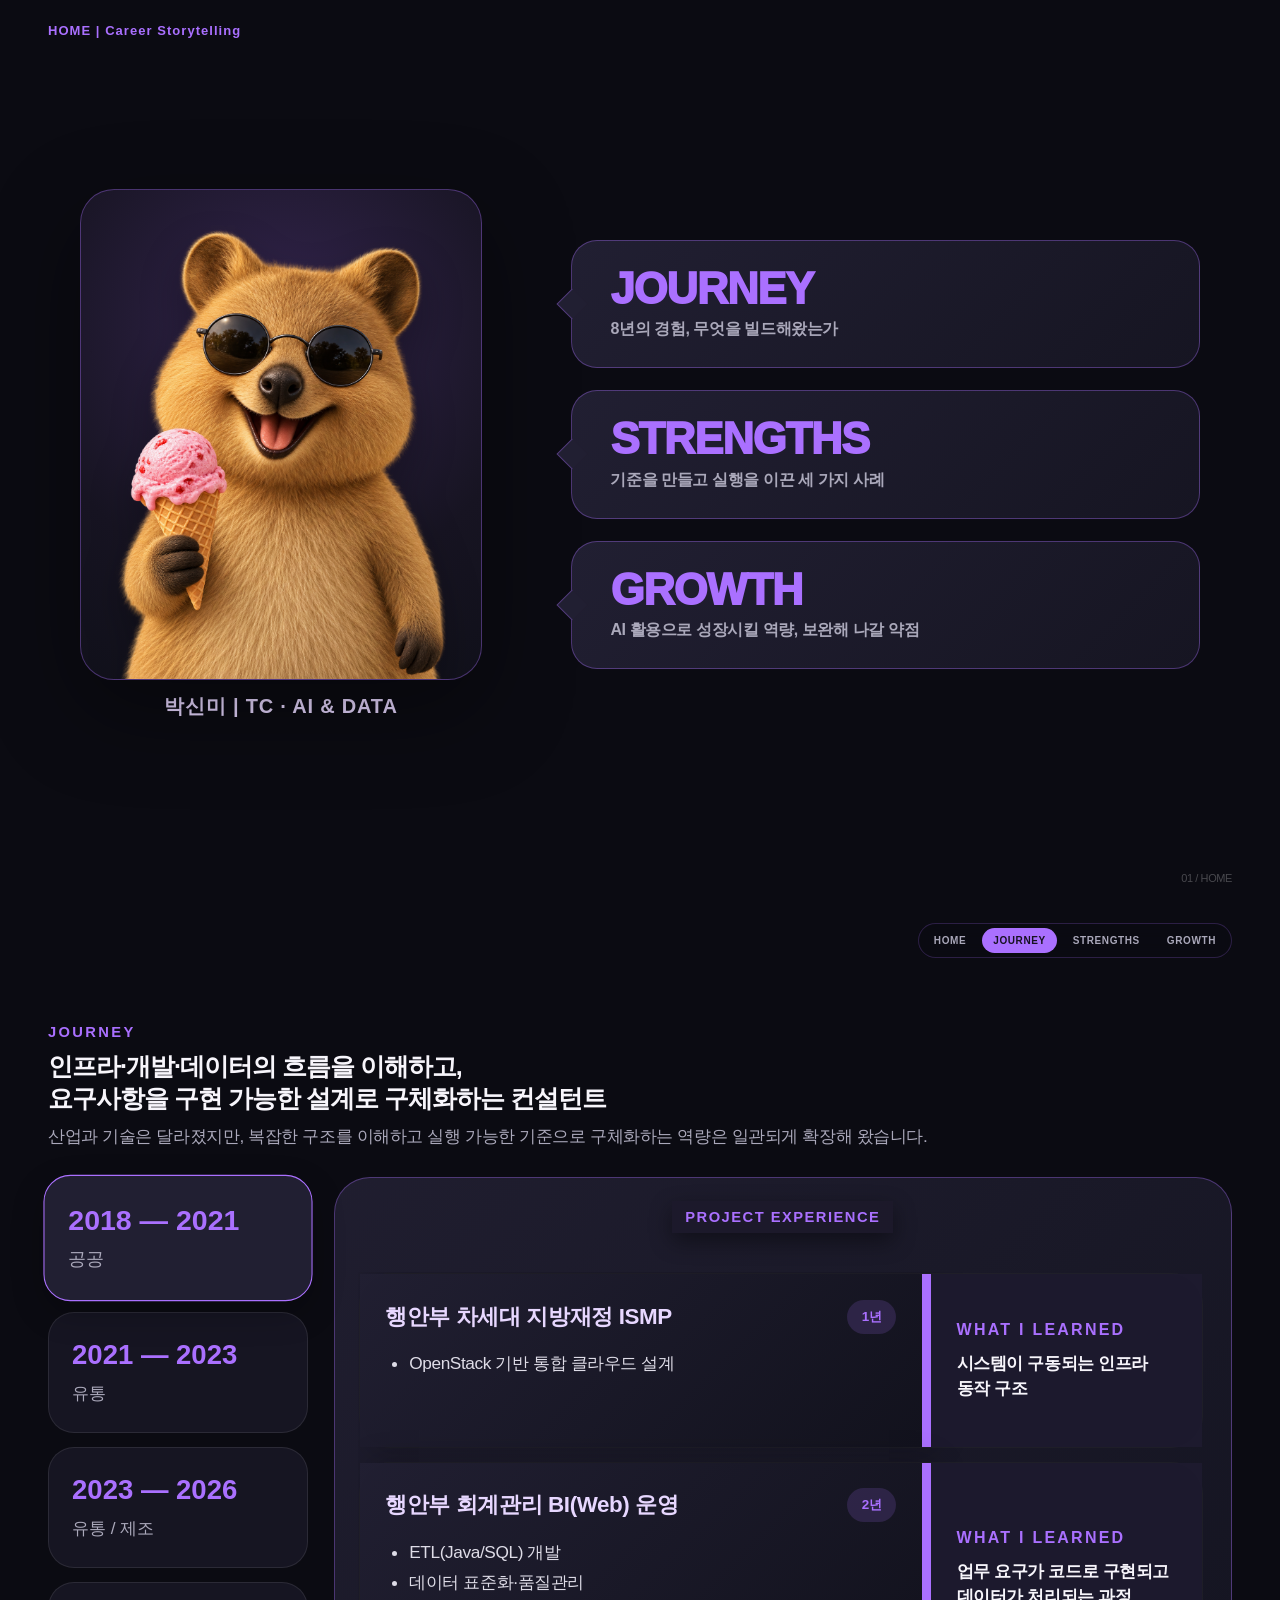
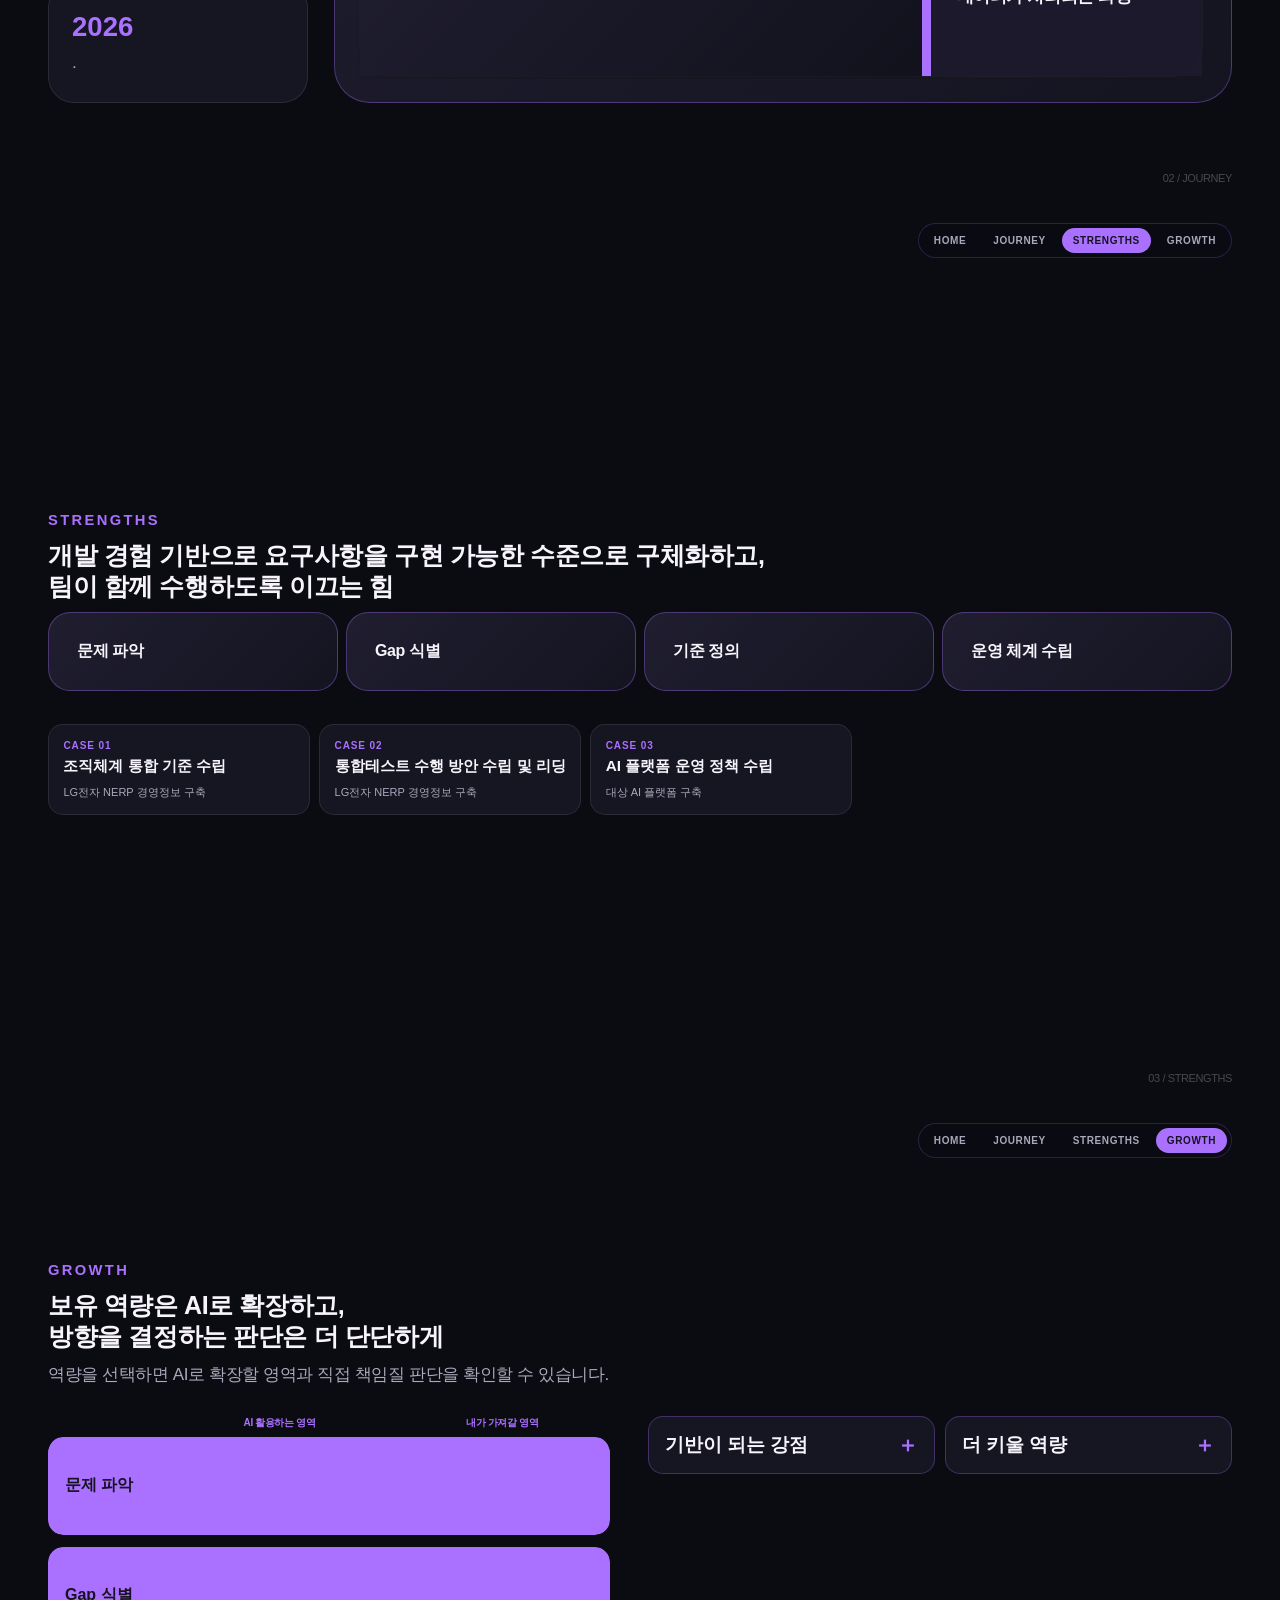
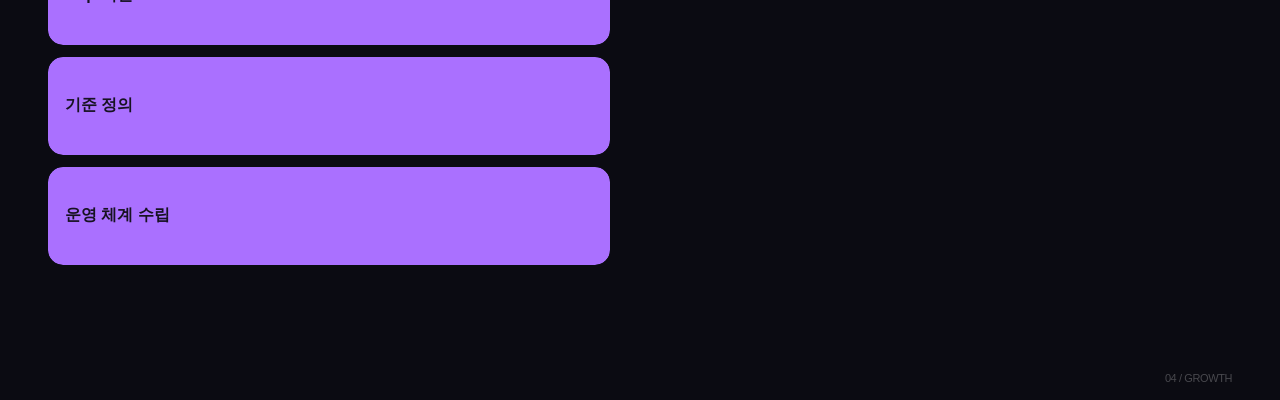
<file: index.html>
<!doctype html>
<html lang="ko">
<head>
  <meta charset="utf-8">
  <meta name="viewport" content="width=device-width,initial-scale=1">
  <meta http-equiv="refresh" content="0; url=./mycareer.html">
  <title>박신미 | Career Storytelling</title>
  <script>
    // GitHub Pages 루트로 접속하면 실제 포트폴리오 문서로 이동합니다.
    window.location.replace('./mycareer.html');
  </script>
</head>
<body>
  <p><a href="./mycareer.html">커리어 스토리텔링 페이지 열기</a></p>
</body>
</html>
</file>
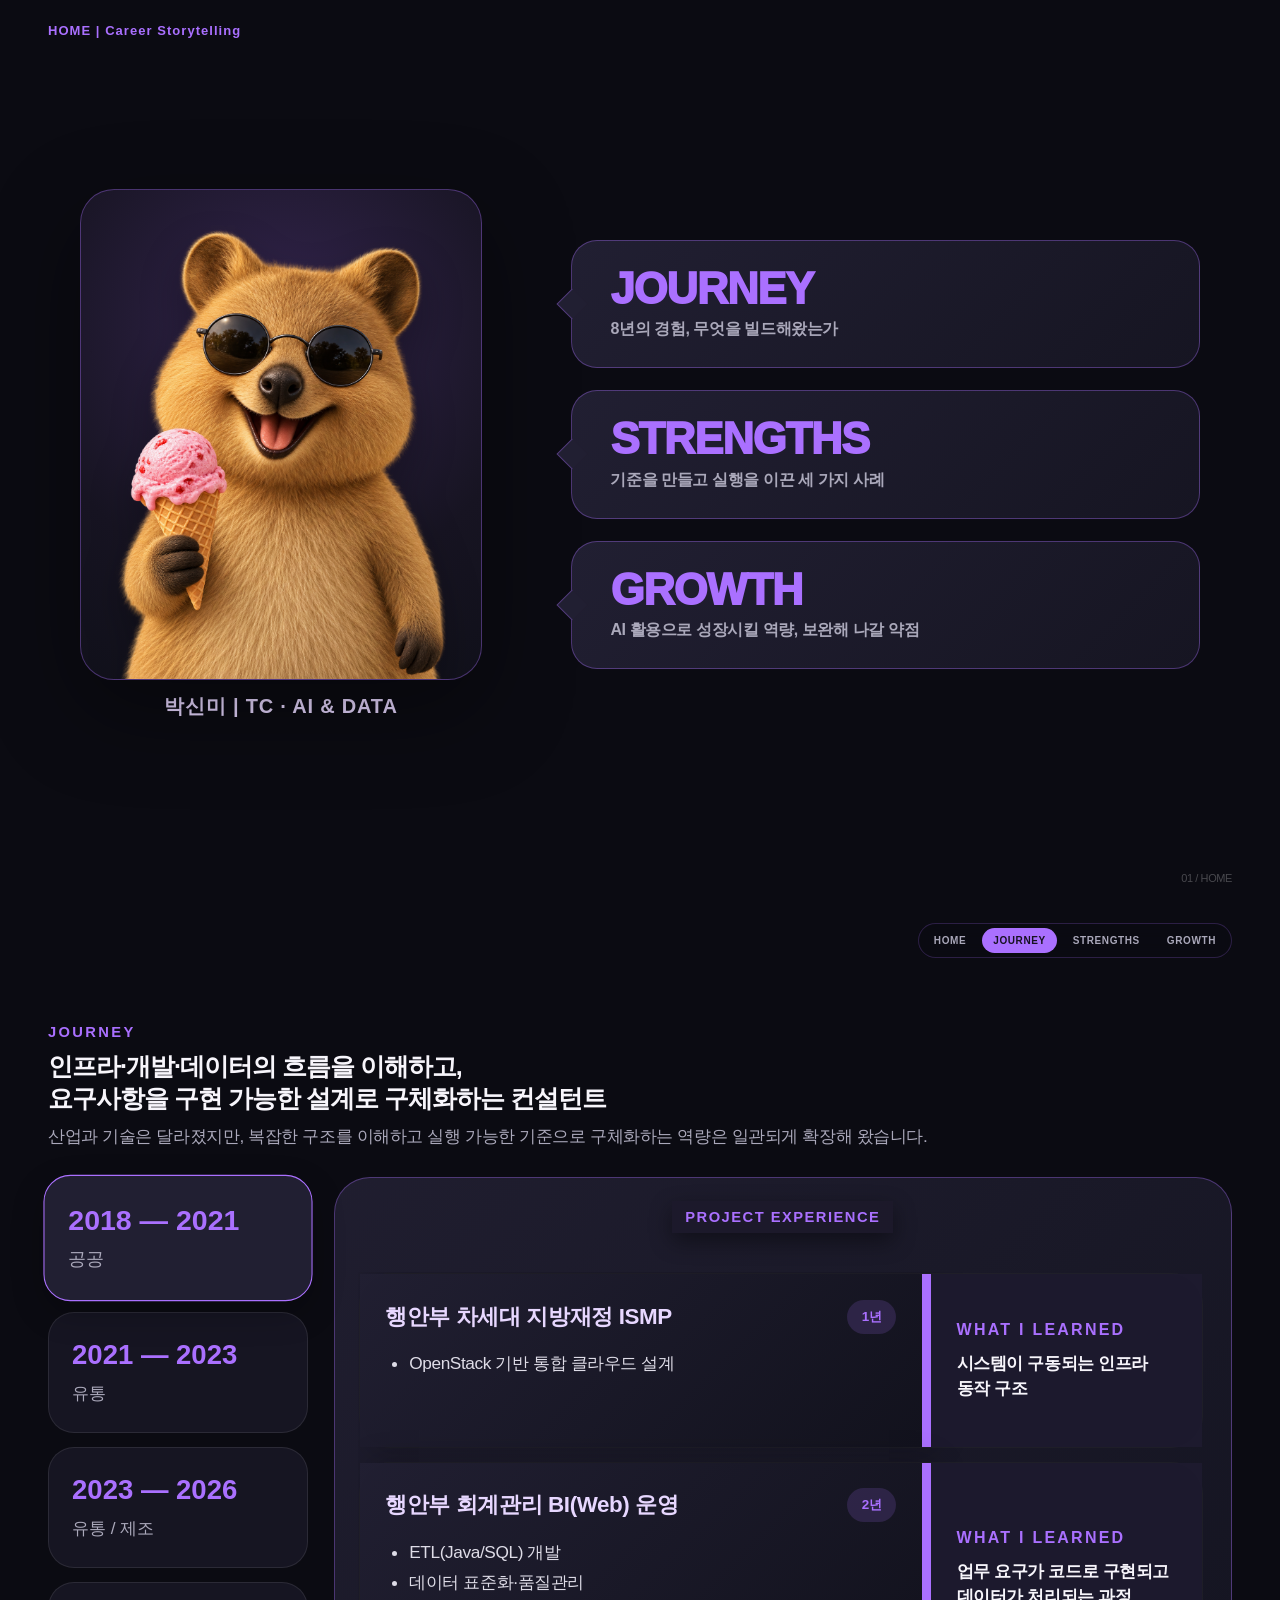
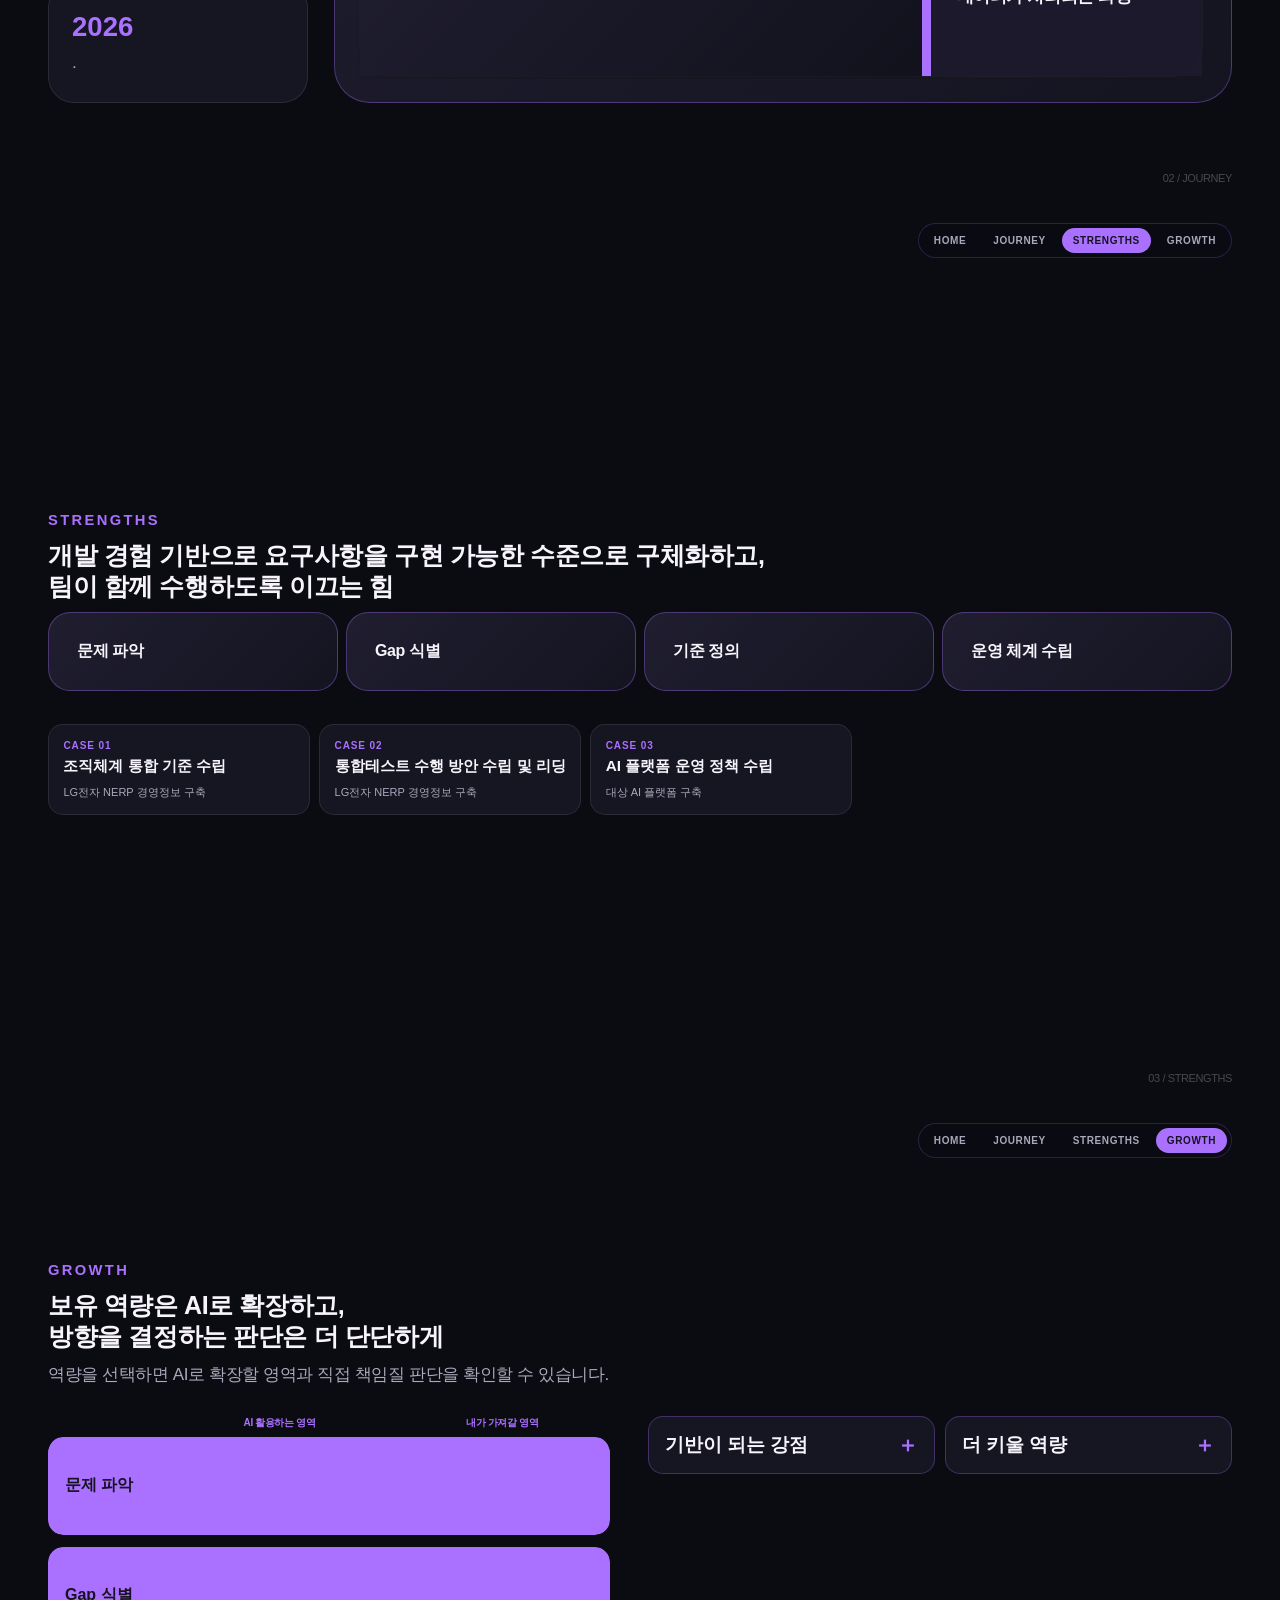
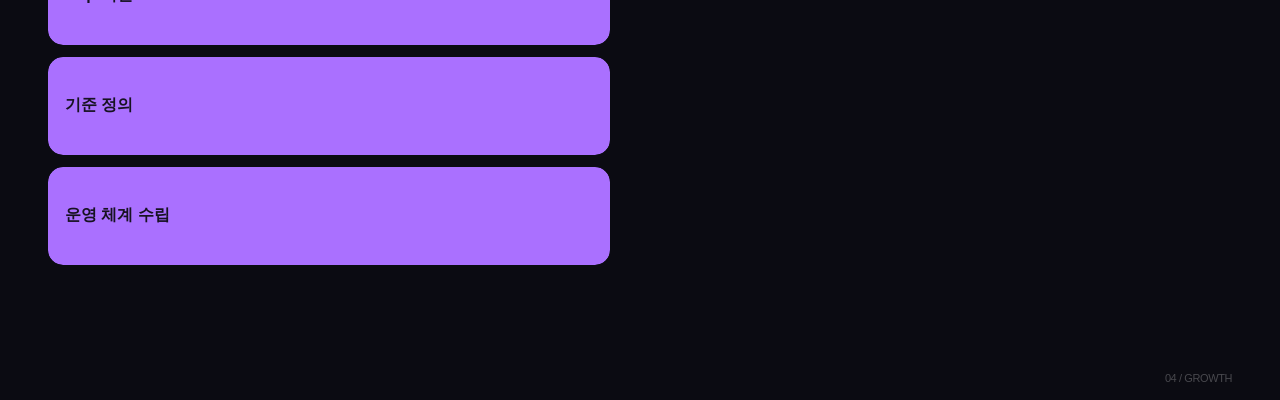
<file: mycareer.html>
<!doctype html>
<html lang="ko">
<head>
  <meta charset="utf-8">
  <meta name="viewport" content="width=device-width,initial-scale=1,viewport-fit=cover">
  <meta name="description" content="">
  <title>박신미 | Career Storytelling</title>
  <link rel="stylesheet" href="mycareer.css?v=20260920-11">
  <script type="module" src="mycareer/app.js?v=20260920-10"></script>
</head>
<body>
  <div class="progress" id="progress" aria-hidden="true"></div>
  <p class="load-status" id="loadStatus" role="status">콘텐츠를 불러오는 중입니다.</p>

  <main hidden>
    <section class="slide home-slide" id="home" aria-label="Career Storytelling Home">
      <p class="home-label" data-text="home.headerLabel"></p>
      <div class="slide-inner home-grid">
        <figure class="quokka-figure">
          <div class="quokka-card"><img id="quokkaImage" src="images/쿼카 이미지.png" alt=""></div>
          <figcaption data-text="home.imageCaption"></figcaption>
        </figure>
        <nav class="home-menu" id="homeMenu" aria-label="발표 목차"></nav>
      </div>
      <span class="page-no">01 / HOME</span>
    </section>

    <section class="slide" id="journey" aria-labelledby="journeyTitle">
      <nav class="section-nav" aria-label="발표 영역 이동"></nav>
      <div class="slide-inner">
        <header class="slide-head">
          <p class="eyebrow" data-text="journey.eyebrow"></p>
          <h2 id="journeyTitle" data-text="journey.title"></h2>
          <p class="lead" data-text="journey.description"></p>
        </header>
        <div class="journey-layout awaiting">
          <div class="select-list journey-list" id="journeyTabs" aria-label="경력 연도 선택"></div>
          <article class="detail-panel journey-detail" id="journeyDetail" aria-live="polite" hidden></article>
        </div>
      </div>
      <span class="page-no">02 / JOURNEY</span>
    </section>

    <section class="slide" id="strengths" aria-labelledby="strengthsTitle">
      <nav class="section-nav" aria-label="발표 영역 이동"></nav>
      <div class="slide-inner">
        <header class="slide-head compact-head">
          <p class="eyebrow" data-text="strengths.eyebrow"></p>
          <h2 id="strengthsTitle" data-text="strengths.title"></h2>
          <!-- <p class="lead" data-text="strengths.description"> -->
            <div class="case-steps">
            <div class="detail-panel case-detail"><b>문제 파악</b></div>
            <div class="detail-panel case-detail"><b>Gap 식별</b></div>
            <div class="detail-panel case-detail"><b>기준 정의</b></div>
            <div class="detail-panel case-detail"><b>운영 체계 수립</b></div>
            </div>
          <!-- </p> -->
        </header>
        <section class="method-strip" aria-label="네 가지 문제 해결 역량">
          <div id="methodSteps"></div>
        </section>
        <div class="strength-layout awaiting">
          <div class="select-list case-list" id="caseTabs" aria-label="강점 사례 선택"></div>
          <article class="detail-panel case-detail" id="caseDetail" aria-live="polite" hidden></article>
        </div>

      </div>
      <span class="page-no">03 / STRENGTHS</span>
    </section>

    <section class="slide" id="growth" aria-labelledby="growthTitle">
      <nav class="section-nav" aria-label="발표 영역 이동"></nav>
      <div class="slide-inner">
        <header class="slide-head compact-head">
          <p class="eyebrow" data-text="growth.eyebrow"></p>
          <h2 id="growthTitle" data-text="growth.title"></h2>
          <p class="lead" data-text="growth.description"></p>
        </header>
        <div class="growth-layout">
          <section class="growth-primary" aria-label="AI 활용 영역과 직접 책임질 판단">
            <div class="capability-column-labels" aria-hidden="true">
              <span></span><span>AI 활용하는 영역</span><span>내가 가져갈 영역</span>
            </div>
            <div class="capability-rows" id="capabilityRows"></div>
          </section>
          <section class="growth-secondary" aria-label="강점과 성장 역량">
            <div class="growth-secondary-tabs">
              <button class="growth-toggle" type="button" aria-expanded="false" aria-controls="foundationContent"><span data-text="growth.foundationTitle"></span><b>＋</b></button>
              <button class="growth-toggle" type="button" aria-expanded="false" aria-controls="priorityContent"><span data-text="growth.priorityTitle"></span><b>＋</b></button>
            </div>
            <div class="growth-secondary-content">
              <div class="accordion-content" id="foundationContent" hidden></div>
              <div class="accordion-content" id="priorityContent" hidden></div>
            </div>
          </section>
        </div>
      </div>
      <span class="page-no">04 / GROWTH</span>
    </section>
  </main>
  <noscript>이 페이지는 JavaScript를 활성화해야 표시됩니다.</noscript>
</body>
</html>
</file>
<file: mycareer.css>
/* 발표 화면: 각 section이 디바이스의 한 화면을 정확히 사용합니다. */
:root{--bg:#0b0b12;--surface:#161522;--surface-2:#211f32;--text:#f7f5fb;--muted:#aaa8ba;--accent:#aa70ff;--accent-soft:#e7d7ff;--line:rgba(170,112,255,.36);--max:1280px;--nav:54px}
*{box-sizing:border-box}html{scroll-behavior:smooth;scroll-snap-type:y mandatory}body{margin:0;background:var(--bg);color:var(--text);font-family:Pretendard,"Noto Sans KR","Apple SD Gothic Neo",sans-serif;letter-spacing:-.025em;overflow-x:hidden}button,a{font:inherit}button{color:inherit}a{color:inherit;text-decoration:none}.progress{position:fixed;z-index:100;inset:0 auto auto 0;height:3px;width:0;background:var(--accent)}.load-status{padding:30px}.slide{position:relative;height:100vh;height:100svh;min-height:520px;padding:clamp(52px,7vh,80px) clamp(20px,4vw,48px) clamp(30px,4vh,48px);display:flex;align-items:center;scroll-snap-align:start;scroll-snap-stop:always;overflow:hidden}.slide-inner{width:min(100%,var(--max));max-height:100%;margin:auto}.home-link{position:absolute;z-index:20;right:clamp(20px,4vw,48px);top:clamp(18px,3vh,30px);padding:9px 15px;border:1px solid var(--line);border-radius:99px;color:var(--accent-soft);font-size:12px;font-weight:900;letter-spacing:.1em;background:rgba(11,11,18,.75);backdrop-filter:blur(9px)}.home-link:hover,.home-link:focus-visible{background:var(--accent);color:#171222}.page-no{position:absolute;right:clamp(20px,4vw,48px);bottom:16px;color:rgba(255,255,255,.25);font-size:11px}.eyebrow{margin:0 0 10px;color:var(--accent);font-size:12px;font-weight:900;letter-spacing:.14em}h1,h2,h3,p{margin-top:0}h1{margin-bottom:16px;font-size:clamp(34px,5.1vw,70px);line-height:1.1}h2{margin-bottom:10px;font-size:clamp(25px,3.1vw,46px);line-height:1.16}.hl{color:var(--accent)}.lead{max-width:950px;margin-bottom:0;color:var(--muted);font-size:clamp(13px,1.35vw,17px);line-height:1.55}.slide-head{margin-bottom:clamp(18px,3vh,34px)}.compact-head{margin-bottom:clamp(10px,2vh,20px)}
/* HOME */.home-grid{display:grid;grid-template-columns:.82fr .76fr 1fr;align-items:center;gap:clamp(24px,4vw,62px)}.home-copy{align-self:center}.quokka-card{position:relative;width:100%;max-width:390px;aspect-ratio:.82;margin:0 auto;display:grid;place-items:end center;overflow:hidden;border:1px solid var(--line);border-radius:34px;background:radial-gradient(circle at 50% 28%,#33244d,#171422 64%,#11111b);box-shadow:0 30px 90px rgba(0,0,0,.38)}.quokka-card img{width:108%;height:100%;object-fit:contain;object-position:center bottom;filter:drop-shadow(0 20px 20px rgba(0,0,0,.3))}.quokka-card figcaption{position:absolute;bottom:16px;padding:7px 13px;border-radius:99px;background:rgba(11,11,18,.72);font-size:11px;font-weight:800;backdrop-filter:blur(8px)}.home-menu{display:grid;gap:14px}.home-menu a{padding:18px 22px;border:1px solid var(--line);border-radius:20px;background:linear-gradient(135deg,var(--surface-2),var(--surface));transition:.22s}.home-menu a:hover,.home-menu a:focus-visible{transform:translateX(-7px);border-color:var(--accent)}.home-menu small{display:block;margin-bottom:6px;color:var(--accent);font-size:10px;font-weight:900;letter-spacing:.12em}.home-menu strong{font-size:clamp(16px,1.6vw,22px);line-height:1.35}
/* 선택형 공통 */.journey-layout,.strength-layout{display:grid;grid-template-columns:minmax(235px,.58fr) 1.42fr;gap:clamp(16px,2vw,28px);min-height:0}.select-list{display:grid;gap:9px}.select-list button,.capability-tabs button{width:100%;border:1px solid rgba(255,255,255,.09);border-radius:15px;background:var(--surface);text-align:left;cursor:pointer;transition:.2s}.select-list button:hover,.select-list button.active,.capability-tabs button:hover,.capability-tabs button.active{border-color:var(--accent);background:var(--surface-2)}.detail-panel{min-height:0;border:1px solid var(--line);border-radius:22px;background:linear-gradient(135deg,rgba(32,30,48,.98),rgba(21,21,34,.98));animation:reveal .28s ease}
/* JOURNEY */.journey-list{grid-template-rows:repeat(4,1fr)}.journey-list button{padding:clamp(12px,2vh,21px)}.journey-list button.active{transform:scale(1.035);box-shadow:0 12px 32px rgba(0,0,0,.24)}.journey-list b{display:block;color:var(--accent);font-size:clamp(16px,2vw,24px)}.journey-list span{display:block;margin-top:3px;color:var(--muted);font-size:12px}.journey-detail{padding:clamp(18px,3vw,34px);display:grid;grid-template-columns:1fr .72fr;gap:24px;align-items:center}.detail-kicker{margin-bottom:8px;color:var(--accent);font-size:11px;font-weight:900;letter-spacing:.1em}.journey-detail h3{font-size:clamp(20px,2.2vw,30px)}.project-list{margin:0;padding-left:20px}.project-list li{margin:8px 0;color:#dedce7;font-size:clamp(13px,1.25vw,16px);line-height:1.45}.insight-card{padding:22px;border-radius:18px;background:rgba(11,11,18,.55)}.insight-card h4{margin:0 0 9px;color:var(--accent);font-size:12px}.insight-card p{margin:0;font-size:clamp(15px,1.55vw,20px);line-height:1.55}
/* STRENGTHS */.method-strip{display:grid;grid-template-columns:minmax(230px,.75fr) 1.6fr;align-items:center;gap:18px;margin-bottom:clamp(10px,1.7vh,18px);padding:11px 16px;border-radius:16px;background:var(--surface)}.method-strip h3{margin:0;font-size:clamp(13px,1.2vw,16px)}.method-strip>div{display:grid;grid-template-columns:repeat(4,1fr);gap:7px}.method-step{padding:8px;text-align:center;border-radius:10px;background:rgba(11,11,18,.55);font-size:11px}.method-step b{color:var(--accent);margin-right:5px}.case-list{grid-template-rows:repeat(3,1fr)}.case-list button{padding:clamp(11px,1.6vh,17px)}.case-list small{display:block;color:var(--accent);font-size:10px;font-weight:900;letter-spacing:.09em}.case-list b{display:block;margin:5px 0;font-size:clamp(13px,1.2vw,16px)}.case-list span{color:var(--muted);font-size:11px}.case-detail{padding:clamp(16px,2.4vw,28px)}.case-title-row{display:flex;align-items:start;justify-content:space-between;gap:16px}.case-title-row h3{margin:3px 0 14px;font-size:clamp(18px,1.8vw,25px)}.chip{padding:7px 11px;border-radius:99px;background:rgba(170,112,255,.15);color:var(--accent-soft);font-size:10px;font-weight:850;white-space:nowrap}.case-steps{display:grid;grid-template-columns:repeat(4,1fr);gap:8px}.case-step{padding:clamp(10px,1.3vw,16px);border-radius:13px;background:rgba(11,11,18,.52)}.case-step b{display:block;margin-bottom:8px;color:var(--accent);font-size:11px}.case-step p{margin:0;font-size:clamp(11px,1vw,13px);line-height:1.5}.closing{margin:clamp(8px,1.4vh,15px) 0 0;color:var(--accent-soft);font-size:clamp(13px,1.25vw,17px);font-weight:850;text-align:center}
/* GROWTH */.growth-layout{display:grid;grid-template-columns:1.4fr .9fr;gap:clamp(16px,2vw,26px)}.capability-tabs{display:grid;grid-template-columns:repeat(4,1fr);gap:8px;margin-bottom:12px}.capability-tabs button{padding:12px 8px;text-align:center;color:var(--muted);font-size:12px;font-weight:850}.capability-tabs button.active{color:var(--text)}.growth-detail{display:grid;grid-template-columns:1fr 1fr;gap:12px}.judgment-card{min-height:clamp(145px,23vh,220px);padding:clamp(17px,2.2vw,26px);border-radius:20px;background:var(--surface)}.judgment-card.human{background:var(--surface-2);border-top:3px solid var(--accent)}.judgment-card small{color:var(--accent);font-size:10px;font-weight:900;letter-spacing:.1em}.judgment-card h3{margin:16px 0 0;font-size:clamp(17px,2vw,25px);line-height:1.45}.growth-secondary{display:grid;gap:12px}.accordion-panel{border:1px solid rgba(255,255,255,.09);border-radius:18px;background:var(--surface);overflow:hidden}.accordion-trigger{width:100%;padding:17px 20px;display:flex;justify-content:space-between;border:0;background:transparent;font-weight:850;cursor:pointer;text-align:left}.accordion-trigger b{color:var(--accent)}.accordion-content{padding:0 14px 14px;display:grid;gap:7px}.accordion-content[hidden]{display:none}.mini-item{padding:11px 13px;border-radius:12px;background:rgba(11,11,18,.52)}.mini-item small{color:var(--accent);font-size:9px;font-weight:900}.mini-item b{display:block;margin:4px 0;font-size:12px}.mini-item p{margin:0;color:var(--muted);font-size:11px;line-height:1.4}
button:focus-visible,a:focus-visible{outline:3px solid var(--accent);outline-offset:3px}@keyframes reveal{from{opacity:.35;transform:translateY(7px)}to{opacity:1;transform:none}}
/* 낮은 노트북·태블릿에서는 글자와 여백을 줄여 한 화면을 유지합니다. */
@media(max-height:720px) and (min-width:761px){.slide{padding-top:46px;padding-bottom:26px}.slide-head{margin-bottom:12px}.lead{font-size:12px}.home-grid{grid-template-columns:.8fr .62fr 1fr}.quokka-card{max-width:290px}.method-strip{margin-bottom:8px;padding:8px 13px}.journey-list button{padding:10px}.case-list button{padding:9px}.case-detail{padding:16px}.case-step{padding:10px}.closing{margin-top:7px}.judgment-card{min-height:138px}.accordion-trigger{padding:12px 16px}.mini-item{padding:8px 11px}}
/* 모바일은 세로 한 화면 안에서 선택 버튼과 상세 내용이 위아래로 배치됩니다. */
@media(max-width:760px){html{scroll-snap-type:y proximity}.slide{padding:54px 16px 28px;min-height:560px}.home-grid{grid-template-columns:1fr 1fr;grid-template-rows:auto 1fr;gap:14px}.home-copy{grid-column:1/-1}.home-copy .lead{display:none}.quokka-card{max-height:48vh;border-radius:22px}.home-menu{gap:8px}.home-menu a{padding:12px}.home-menu strong{font-size:13px}.journey-layout,.strength-layout,.growth-layout{grid-template-columns:1fr}.select-list{display:flex;overflow-x:auto;scrollbar-width:none}.select-list button{flex:0 0 42%;padding:10px}.journey-detail{grid-template-columns:1fr;padding:16px;gap:12px}.journey-detail h3{margin-bottom:8px}.project-list li{margin:4px 0;font-size:11px}.insight-card{padding:12px}.insight-card p{font-size:12px}.method-strip{grid-template-columns:1fr;padding:9px;margin-bottom:8px;gap:7px}.method-strip h3{font-size:11px}.method-step{padding:6px;font-size:9px}.strength-layout{gap:8px}.case-list button{flex-basis:62%}.case-detail{padding:13px}.case-title-row h3{margin-bottom:8px}.case-steps{grid-template-columns:1fr 1fr}.case-step{padding:8px}.case-step b{margin-bottom:4px}.case-step p{font-size:9px}.closing{font-size:11px;margin-top:7px}.compact-head{margin-bottom:8px}.compact-head .lead{display:none}.growth-layout{gap:10px}.capability-tabs{gap:5px}.capability-tabs button{padding:9px 4px;font-size:10px}.judgment-card{min-height:110px;padding:14px}.judgment-card h3{margin-top:9px;font-size:14px}.growth-secondary{grid-template-columns:1fr 1fr;gap:7px}.accordion-trigger{padding:11px;font-size:11px}.accordion-content{position:absolute;z-index:10;left:16px;right:16px;padding:12px;background:var(--surface-2);border-radius:14px;box-shadow:0 18px 50px rgba(0,0,0,.5)}.mini-item{padding:8px}.home-link{top:13px;right:16px;padding:7px 11px}.page-no{display:none}}
@media(max-width:420px){h1{font-size:30px}h2{font-size:22px}.home-grid{grid-template-columns:.85fr 1fr}.quokka-card{max-height:43vh}.home-menu strong{font-size:11px}.slide-head{margin-bottom:12px}.journey-list button{flex-basis:48%}.method-strip>div{gap:3px}.method-step b{display:block}.case-list button{flex-basis:72%}}
@media(prefers-reduced-motion:reduce){html{scroll-behavior:auto}*,*::before,*::after{animation:none!important;transition:none!important}}
@media print{html{scroll-snap-type:none}.progress,.home-link{display:none}.slide{height:auto;min-height:100vh;page-break-after:always;overflow:visible}}

/* 발표 전에는 선택지만 넓게 보여주고, 클릭 후 상세 패널이 같은 화면에 나타납니다. */
.journey-layout.awaiting,.strength-layout.awaiting{grid-template-columns:1fr}
.journey-layout.awaiting .select-list,.strength-layout.awaiting .select-list{display:grid;grid-template-columns:repeat(4,1fr);grid-template-rows:1fr}
.strength-layout.awaiting .select-list{grid-template-columns:repeat(3,1fr)}
[hidden]{display:none!important}
@media(max-width:760px){.journey-layout.awaiting .select-list,.strength-layout.awaiting .select-list{display:flex}.journey-layout.awaiting .select-list button{flex-basis:48%}.strength-layout.awaiting .select-list button{flex-basis:72%}}

/* HOME 개편: 쿼카와 쿼카가 말하는 세 개의 발표 주제만 보여줍니다. */
.home-slide{padding-top:clamp(36px,5vh,58px)}
.home-grid{grid-template-columns:minmax(260px,.78fr) minmax(360px,1.22fr);gap:clamp(42px,7vw,100px);max-width:1120px}
.quokka-figure{width:100%;max-width:430px;margin:0 auto;text-align:center}
.quokka-card{max-width:none}
.quokka-figure figcaption{display:block;margin-top:13px;color:var(--accent-soft);font-size:13px;font-weight:850;letter-spacing:.04em}
.home-menu{gap:clamp(14px,2.4vh,24px)}
.home-menu a{position:relative;padding:clamp(21px,3vh,32px) clamp(24px,3vw,38px);border-radius:26px}
.home-menu a::before{content:"";position:absolute;left:-11px;top:50%;width:21px;height:21px;transform:translateY(-50%) rotate(45deg);border-left:1px solid var(--line);border-bottom:1px solid var(--line);background:var(--surface-2)}
.home-menu a:hover::before,.home-menu a:focus-visible::before{border-color:var(--accent)}
.home-menu small{margin:0 0 7px;color:var(--accent);font-size:clamp(25px,3.4vw,46px);line-height:1;font-weight:950;letter-spacing:-.025em}
.home-menu strong{color:var(--muted);font-size:clamp(12px,1.25vw,16px);font-weight:650;line-height:1.4}

/* 모든 하위 화면에서 전체 발표 영역으로 바로 이동합니다. */
.section-nav{position:absolute;z-index:20;right:clamp(20px,4vw,48px);top:clamp(16px,2.5vh,26px);display:flex;gap:5px;padding:4px;border:1px solid rgba(170,112,255,.22);border-radius:99px;background:rgba(11,11,18,.78);backdrop-filter:blur(10px)}
.section-nav a{padding:7px 11px;border-radius:99px;color:var(--muted);font-size:10px;font-weight:900;letter-spacing:.06em}
.section-nav a:hover,.section-nav a:focus-visible,.section-nav a.active{color:#171222;background:var(--accent)}

@media(max-height:720px) and (min-width:761px){.home-grid{grid-template-columns:minmax(220px,.65fr) 1.35fr}.quokka-figure{max-width:300px}.home-menu a{padding:16px 28px}.home-menu small{font-size:28px}}
@media(max-width:760px){.home-grid{grid-template-columns:minmax(130px,.82fr) 1.18fr;grid-template-rows:1fr;gap:20px}.quokka-card{max-height:66vh}.quokka-figure figcaption{font-size:10px;margin-top:8px}.home-menu{gap:8px}.home-menu a{padding:15px 14px;border-radius:17px}.home-menu a::before{left:-8px;width:15px;height:15px}.home-menu small{font-size:clamp(19px,6vw,30px);margin-bottom:4px}.home-menu strong{font-size:10px}.section-nav{right:12px;top:10px;gap:1px}.section-nav a{padding:6px 7px;font-size:8px}}
@media(max-width:420px){.home-grid{grid-template-columns:.82fr 1.18fr;gap:14px}.home-menu small{font-size:18px}.home-menu strong{font-size:9px}.home-menu a{padding:13px 11px}}

/* STRENGTHS 상단: 제목 대신 네 가지 문제 해결 역량을 동일한 비중의 박스로 강조합니다. */
.method-strip{display:block;padding:0;background:transparent}
.method-strip>div{display:grid;grid-template-columns:repeat(4,1fr);gap:10px}
.method-step{position:relative;min-height:58px;padding:13px 12px;display:flex;align-items:center;justify-content:center;border:1px solid rgba(170,112,255,.24);border-radius:14px;background:linear-gradient(135deg,var(--surface-2),var(--surface));font-size:clamp(12px,1.15vw,15px);font-weight:850}
.method-step:not(:last-child)::after{content:"→";position:absolute;z-index:2;right:-10px;color:var(--accent);font-size:14px}
.method-step b{margin-right:8px;font-size:10px;letter-spacing:.08em}
@media(max-height:720px) and (min-width:761px){.method-step{min-height:45px;padding:9px}}
@media(max-width:760px){.method-strip>div{gap:5px}.method-step{min-height:43px;padding:7px 4px;flex-direction:column;font-size:9px}.method-step b{margin:0 0 2px}.method-step:not(:last-child)::after{right:-6px;font-size:10px}}

/* JOURNEY 프로젝트 카드: 같은 연도의 프로젝트를 이름·수행 내용·경험별로 분리합니다. */
.journey-detail{display:block;padding:clamp(16px,2.2vw,28px)}
.journey-detail-head{display:flex;align-items:baseline;justify-content:space-between;gap:16px;margin-bottom:12px}
.journey-detail-head .detail-kicker{margin:0}
.project-cards{display:grid;grid-template-columns:repeat(2,minmax(0,1fr));gap:11px}
.project-card{min-width:0;padding:clamp(13px,1.6vw,19px);border-radius:16px;background:rgba(11,11,18,.54)}
.project-card-head{display:flex;align-items:start;justify-content:space-between;gap:10px;margin-bottom:8px}
.project-card-head h4{margin:0;color:var(--accent-soft);font-size:clamp(13px,1.2vw,16px);line-height:1.35}
.project-card-head span{flex:0 0 auto;padding:4px 7px;border-radius:99px;background:rgba(170,112,255,.15);color:var(--accent);font-size:9px;font-weight:850}
.project-card .project-list{margin-bottom:10px}
.project-card .project-list li{margin:4px 0;font-size:clamp(14px,.95vw,13px);line-height:1.4}
.project-insight{padding:9px 11px;border-left:3px solid var(--accent);background:rgba(170,112,255,.08)}
.project-insight b{display:block;margin-bottom:3px;color:var(--accent);font-size:8px;letter-spacing:.08em}
.project-insight p{margin:0;font-size:clamp(10px,.9vw,12px);line-height:1.4}
@media(max-height:720px) and (min-width:761px){.journey-detail{padding:14px}.project-card{padding:11px}.project-card .project-list li{font-size:10px}.project-insight{padding:7px 9px}}
@media(max-width:760px){.journey-detail-head{margin-bottom:7px}.journey-detail-head h3{font-size:13px}.project-cards{gap:7px}.project-card{padding:9px}.project-card-head{display:block}.project-card-head h4{font-size:10px}.project-card-head span{display:inline-block;margin-top:4px}.project-card .project-list{padding-left:13px;margin-bottom:6px}.project-card .project-list li{font-size:8px}.project-insight{padding:6px}.project-insight p{font-size:8px}}

/* JOURNEY 참고 레이아웃: 프로젝트는 위아래, 카드 내부 정보는 왼쪽과 오른쪽으로 구분합니다. */
.journey-detail{display:flex;flex-direction:column;padding:clamp(14px,2vw,24px)}
.journey-detail-head{flex:0 0 auto;margin-bottom:10px}
.project-cards{flex:1;min-height:0;display:flex;flex-direction:column;gap:9px}
.project-card{flex:var(--duration-weight,1) 1 0;min-height:80px;padding:0;display:grid;grid-template-columns:minmax(0,1fr) minmax(230px,1.05fr);gap:0;overflow:hidden;border:1px solid rgba(255,255,255,.06);border-radius:18px;background:rgba(11,11,18,.5)}
.project-main{min-width:0;padding:clamp(12px,1.5vw,19px);display:flex;flex-direction:column;justify-content:flex-start;background:linear-gradient(135deg,rgba(33,31,50,.96),rgba(18,18,29,.96));box-shadow:10px 0 24px rgba(0,0,0,.18)}
.project-card-head{display:flex;align-items:center;justify-content:space-between;gap:12px;margin:0 0 7px}
.project-card-head h4{margin:0;color:var(--accent-soft);font-size:clamp(12px,1.25vw,17px);line-height:1.3}
.project-card-head span{flex:0 0 auto;padding:5px 9px;border-radius:99px;background:rgba(170,112,255,.16);color:var(--accent);font-size:10px;font-weight:900}
.project-card .project-list{margin:0;padding-left:17px}
.project-card .project-list li{margin:3px 0;font-size:clamp(14px,.88vw,12px);line-height:1.35}
.project-insight{min-width:0;margin:0;padding:clamp(12px,1.6vw,20px);display:flex;flex-direction:column;justify-content:center;border:0;border-left:5px solid var(--accent);background:rgba(30,27,47,.92)}
.project-insight b{display:block;margin-bottom:8px;color:var(--accent);font-size:10px;letter-spacing:.12em}
.project-insight p{margin:0;font-size:clamp(11px,1.1vw,15px);font-weight:700;line-height:1.45}
@media(max-height:720px) and (min-width:761px){.journey-detail{padding:12px}.project-cards{gap:6px}.project-card{min-height:64px}.project-main,.project-insight{padding:9px 12px}.project-card-head{margin-bottom:3px}.project-card .project-list li{margin:1px 0;font-size:9px}.project-insight b{margin-bottom:4px}}
@media(max-width:760px){.journey-detail{padding:10px}.journey-detail-head{margin-bottom:6px}.project-cards{gap:5px}.project-card{min-height:74px;grid-template-columns:minmax(0,1.15fr) minmax(115px,.85fr);border-radius:11px}.project-main,.project-insight{padding:8px}.project-card-head{display:flex;margin-bottom:3px}.project-card-head h4{font-size:9px}.project-card-head span{margin:0;padding:3px 5px;font-size:7px}.project-card .project-list{padding-left:11px}.project-card .project-list li{margin:1px 0;font-size:7px}.project-insight{border-left-width:3px}.project-insight b{margin-bottom:3px;font-size:6px}.project-insight p{font-size:8px}}

/* JOURNEY 정보 비중 조정: 연도는 간결하게, 프로젝트 수행 경험은 더 크게 보여줍니다. */
.journey-layout{grid-template-columns:minmax(170px,.38fr) minmax(0,1.62fr);gap:clamp(14px,1.7vw,22px)}
.project-card{grid-template-columns:minmax(0,1.55fr) minmax(190px,.65fr)}
.project-card-head h4{font-size:clamp(15px,1.45vw,20px)}
.project-card .project-list li{font-size:clamp(11px,1.08vw,15px);line-height:1.45}
.project-insight{padding-inline:clamp(11px,1.25vw,17px)}
.project-insight p{font-size:clamp(10px,.95vw,13px)}
@media(max-height:720px) and (min-width:761px){.journey-layout{grid-template-columns:minmax(155px,.34fr) minmax(0,1.66fr)}.project-card{grid-template-columns:minmax(0,1.6fr) minmax(175px,.6fr)}.project-card-head h4{font-size:13px}.project-card .project-list li{font-size:10px}.project-insight p{font-size:9px}}
@media(max-width:760px){.journey-layout{grid-template-columns:1fr}.project-card{grid-template-columns:minmax(0,1.45fr) minmax(105px,.55fr)}.project-card-head h4{font-size:10px}.project-card .project-list li{font-size:8px}.project-insight p{font-size:7px}}

/* JOURNEY 확대 레이아웃: 1600×800 발표 화면의 정보 크기와 비율을 기준으로 합니다. */
#journey .slide-inner{width:min(100%,1540px)}
#journey .slide-head{margin-bottom:clamp(20px,3vh,30px)}
#journey .eyebrow{font-size:clamp(14px,1.15vw,19px);letter-spacing:.16em}
#journey .slide-head h2{font-size:clamp(30px,3.5vw,56px);line-height:1.16;letter-spacing:-.04em}
#journey .slide-head .lead{font-size:clamp(16px,1.35vw,21px);line-height:1.5}
#journey .journey-layout{grid-template-columns:minmax(260px,.48fr) minmax(0,1.86fr);gap:clamp(20px,2vw,30px)}
#journey .journey-list{gap:clamp(10px,1.5vh,17px)}
#journey .journey-list button{min-height:clamp(88px,13.5vh,124px);padding:clamp(16px,2.4vh,25px) clamp(18px,1.8vw,27px);border-radius:26px}
#journey .journey-list b{font-size:clamp(23px,2.15vw,35px);line-height:1.1}
#journey .journey-list span{margin-top:10px;font-size:clamp(14px,1.35vw,21px)}
#journey .journey-detail{padding:clamp(16px,1.8vw,27px);border-radius:36px}
#journey .journey-detail-head{margin-bottom:clamp(12px,1.7vh,18px);padding:0 4px}
#journey .journey-detail-head .detail-kicker{padding:8px 13px;background:rgba(28,25,43,.94);box-shadow:0 8px 22px rgba(0,0,0,.42);font-size:clamp(12px,1.15vw,18px)}
#journey .project-cards{gap:clamp(10px,1.5vh,17px)}
#journey .project-card{min-height:clamp(126px,18vh,190px);grid-template-columns:minmax(0,1.55fr) minmax(280px,.72fr);border-radius:32px}
#journey .project-main{padding:clamp(19px,2vw,30px);box-shadow:12px 0 30px rgba(0,0,0,.24)}
#journey .project-card-head{margin-bottom:clamp(9px,1.3vh,15px)}
#journey .project-card-head h4{font-size:clamp(19px,1.75vw,28px);line-height:1.25}
#journey .project-card-head span{padding:8px 15px;font-size:clamp(12px,1.05vw,17px)}
#journey .project-card .project-list{padding-left:24px}
#journey .project-card .project-list li{margin:6px 0;font-size:clamp(15px,1.35vw,21px);line-height:1.4}
#journey .project-insight{padding:clamp(19px,2vw,30px);border-left-width:9px}
#journey .project-insight b{margin-bottom:12px;font-size:clamp(13px,1.25vw,19px);letter-spacing:.14em}
#journey .project-insight p{font-size:clamp(15px,1.35vw,21px);line-height:1.45}

/* 화면 높이가 작은 노트북에서는 확대 비율을 낮춰 한 슬라이드 안에 유지합니다. */
@media(max-height:560px) and (min-width:761px){#journey .slide-head{margin-bottom:10px}#journey .eyebrow{font-size:12px}#journey .slide-head h2{font-size:30px}#journey .slide-head .lead{font-size:12px}#journey .journey-layout{grid-template-columns:minmax(150px,.34fr) minmax(0,1.66fr);gap:12px}#journey .journey-list{gap:6px}#journey .journey-list button{min-height:58px;padding:8px 12px;border-radius:14px}#journey .journey-list b{font-size:16px}#journey .journey-list span{margin-top:3px;font-size:10px}#journey .journey-detail{padding:10px;border-radius:18px}#journey .journey-detail-head{margin-bottom:6px}#journey .journey-detail-head .detail-kicker,#journey .journey-detail-head h3{padding:4px 7px;font-size:9px}#journey .project-cards{gap:5px}#journey .project-card{min-height:58px;grid-template-columns:minmax(0,1.6fr) minmax(170px,.6fr);border-radius:12px}#journey .project-main,#journey .project-insight{padding:8px 11px}#journey .project-card-head{margin-bottom:2px}#journey .project-card-head h4{font-size:11px}#journey .project-card-head span{padding:3px 6px;font-size:8px}#journey .project-card .project-list{padding-left:13px}#journey .project-card .project-list li{margin:1px 0;font-size:8px}#journey .project-insight{border-left-width:4px}#journey .project-insight b{margin-bottom:3px;font-size:7px}#journey .project-insight p{font-size:8px}}

/* 모바일에서는 연도 탭을 가로 스크롤로 유지하고 상세 카드만 읽기 좋은 범위에서 확대합니다. */
@media(max-width:760px){#journey .slide-head h2{font-size:24px}#journey .slide-head .lead{font-size:11px}#journey .journey-layout{grid-template-columns:1fr;gap:8px}#journey .journey-list{gap:6px}#journey .journey-list button{min-height:58px;padding:9px 11px;border-radius:13px}#journey .journey-list b{font-size:16px}#journey .journey-list span{margin-top:3px;font-size:9px}#journey .journey-detail{padding:9px;border-radius:15px}#journey .journey-detail-head{margin-bottom:5px}#journey .journey-detail-head .detail-kicker,#journey .journey-detail-head h3{padding:4px 6px;font-size:8px}#journey .project-cards{gap:5px}#journey .project-card{min-height:74px;grid-template-columns:minmax(0,1.45fr) minmax(105px,.55fr);border-radius:11px}#journey .project-main,#journey .project-insight{padding:8px}#journey .project-card-head{margin-bottom:3px}#journey .project-card-head h4{font-size:10px}#journey .project-card-head span{padding:3px 5px;font-size:7px}#journey .project-card .project-list{padding-left:12px}#journey .project-card .project-list li{margin:1px 0;font-size:8px}#journey .project-insight{border-left-width:3px}#journey .project-insight b{margin-bottom:3px;font-size:7px}#journey .project-insight p{font-size:8px}}

/* JOURNEY 잘림 방지와 카드 폭 통일 */
#journey .journey-layout,#journey .journey-detail,#journey .project-cards{min-width:0;width:100%}
#journey .journey-detail{overflow:hidden}
#journey .project-cards{overflow-y:auto;overflow-x:hidden;padding:1px 5px 2px 1px;scrollbar-width:thin;scrollbar-color:var(--accent) transparent}
#journey .project-card{width:100%;max-width:none;box-sizing:border-box;flex:var(--duration-weight,1) 0 auto;min-height:max-content;overflow:visible}
#journey .project-main,#journey .project-insight{min-width:0;height:100%;box-sizing:border-box}
#journey .project-card-head h4,#journey .project-card .project-list li,#journey .project-insight p{overflow:visible;white-space:normal;word-break:keep-all;overflow-wrap:break-word;text-overflow:clip}
#journey .project-card .project-list{width:100%;box-sizing:border-box}
#journey .project-insight{align-self:stretch}
#journey .project-cards::-webkit-scrollbar{width:6px}
#journey .project-cards::-webkit-scrollbar-thumb{border-radius:99px;background:var(--accent)}
#journey .project-cards::-webkit-scrollbar-track{background:transparent}
@media(max-width:760px){#journey .project-card{min-height:max-content}#journey .project-cards{padding-right:3px}#journey .project-card-head h4,#journey .project-card .project-list li,#journey .project-insight p{word-break:break-word}}

/* STRENGTHS 단계별 수행 업무는 여러 항목을 불릿 목록으로 표시합니다. */
.case-step-list{margin:0;padding-left:18px}
.case-step-list li{margin:4px 0;color:var(--text);font-size:clamp(11px,1vw,13px);line-height:1.5}
.case-step-list li::marker{color:var(--accent)}
@media(max-height:720px) and (min-width:761px){.case-step-list{padding-left:15px}.case-step-list li{margin:2px 0;font-size:10px}}
@media(max-width:760px){.case-step-list{padding-left:13px}.case-step-list li{margin:2px 0;font-size:9px}}


/* 요청한 발표 제목과 HOME 라벨 크기 */
.home-label{position:absolute;z-index:20;top:clamp(16px,2.5vh,26px);left:clamp(20px,4vw,48px);margin:0;color:var(--accent);font-size:13px;font-weight:900;letter-spacing:.08em}
.quokka-figure figcaption{font-size:20px}
#journey .slide-head h2,#strengths .slide-head h2,#growth .slide-head h2{font-size:25px;line-height:1.25}
.journey-detail-head{justify-content:flex-start}
@media(max-width:760px){.home-label{top:12px;left:16px;font-size:10px}.quokka-figure figcaption{font-size:14px}#journey .slide-head h2,#strengths .slide-head h2,#growth .slide-head h2{font-size:25px}}

/* GROWTH 인터랙티브 레이아웃: 초기에는 선택 막대만, 클릭 후 상세 영역을 펼칩니다. */
#growth .slide-inner{width:min(100%,1420px)}
#growth .slide-head{margin-bottom:clamp(18px,3vh,30px)}
#growth .growth-layout{display:grid;grid-template-columns:minmax(0,1fr) minmax(0,1.04fr);gap:clamp(22px,3vw,42px);align-items:start}
.growth-primary,.growth-secondary{min-width:0}
.growth-group-title{margin:0 0 18px;font-size:clamp(19px,1.7vw,27px);line-height:1.3}
.capability-column-labels{display:grid;grid-template-columns:112px 1fr 1fr;gap:12px;margin:0 0 7px;padding:0 2px;color:var(--accent);font-size:10px;font-weight:850;text-align:center}
.capability-rows{display:grid;gap:12px}
.capability-row{width:100%;min-width:0;display:flex;gap:0;border-radius:15px;overflow:hidden;transition:gap .32s ease}
.capability-toggle{flex:1 1 100%;min-width:0;min-height:98px;padding:17px;border:0;border-radius:15px;background:var(--accent);color:#171222;font-size:clamp(15px,1.25vw,19px);font-weight:900;text-align:left;cursor:pointer;transition:flex-basis .34s ease,background .2s ease,transform .2s ease}
.capability-toggle:hover,.capability-toggle:focus-visible{background:#b98cff}
.capability-row.expanded{gap:12px;overflow:visible}
.capability-row.expanded .capability-toggle{flex:0 0 112px}
.capability-detail{flex:1 1 auto;min-width:0;display:grid;grid-template-columns:1fr 1fr;gap:12px;animation:capabilityReveal .32s ease}
.capability-value{min-width:0;padding:17px 19px;display:flex;align-items:flex-start;border-radius:15px;background:var(--surface);font-size:clamp(12px,1.05vw,15px);line-height:1.5}
.capability-value.human-value{background:var(--surface-2)}
@keyframes capabilityReveal{from{opacity:0;transform:translateX(-18px)}to{opacity:1;transform:none}}

/* 우측 두 그룹도 각각 독립적으로 열고 닫습니다. */
#growth .growth-secondary{display:flex;flex-direction:column;gap:16px}
#growth .accordion-panel{overflow:visible;border:0;border-radius:0;background:transparent}
#growth .accordion-trigger{padding:0 0 13px;border:0;border-bottom:1px solid rgba(170,112,255,.28);border-radius:0;background:transparent;font-size:clamp(19px,1.7vw,27px)}
#growth .accordion-trigger b{font-size:22px}
#growth .accordion-panel.expanded .accordion-trigger{border-bottom-color:transparent}
#growth .accordion-content{padding:0;display:grid;grid-template-columns:repeat(3,minmax(0,1fr));gap:12px;animation:accordionReveal .3s ease}
#growth .accordion-content[hidden]{display:none}
#growth .mini-item{min-height:178px;padding:19px;border-radius:15px;background:var(--surface)}
#growth #priorityPanel .mini-item{background:var(--surface-2)}
#growth .mini-item small{font-size:9px}
#growth .mini-item b{margin:13px 0 10px;font-size:clamp(13px,1.15vw,17px);line-height:1.4}
#growth .mini-item p{font-size:clamp(10px,.9vw,13px);line-height:1.55}
@keyframes accordionReveal{from{opacity:0;transform:translateY(-8px)}to{opacity:1;transform:none}}

/* 낮은 화면에서는 여백과 카드 높이를 줄여 한 슬라이드 안에 유지합니다. */
@media(max-height:720px) and (min-width:761px){#growth .slide-head{margin-bottom:12px}#growth .growth-layout{gap:20px}.growth-group-title,#growth .accordion-trigger{font-size:18px}.capability-rows{gap:7px}.capability-toggle{min-height:68px;padding:11px;font-size:13px}.capability-column-labels{grid-template-columns:94px 1fr 1fr}.capability-row.expanded{gap:7px}.capability-row.expanded .capability-toggle{flex-basis:94px}.capability-detail{gap:7px}.capability-value{padding:11px;font-size:10px}#growth .growth-secondary{gap:10px}#growth .accordion-trigger{padding-bottom:8px}#growth .accordion-content{gap:7px}#growth .mini-item{min-height:112px;padding:12px}#growth .mini-item b{margin:7px 0 5px;font-size:11px}#growth .mini-item p{font-size:9px}}

/* 모바일에서는 좌우 영역을 위아래로 배치하고 펼침 동작은 그대로 유지합니다. */
@media(max-width:760px){#growth .growth-layout{grid-template-columns:1fr;gap:12px}.growth-group-title,#growth .accordion-trigger{font-size:15px}.growth-group-title{margin-bottom:8px}.capability-column-labels{grid-template-columns:76px 1fr 1fr;font-size:7px;gap:5px}.capability-rows{gap:5px}.capability-toggle{min-height:50px;padding:8px;font-size:10px}.capability-row.expanded{gap:5px}.capability-row.expanded .capability-toggle{flex-basis:76px}.capability-detail{gap:5px}.capability-value{padding:8px;font-size:8px;border-radius:10px}#growth .growth-secondary{display:grid;grid-template-columns:1fr 1fr;gap:7px}#growth .accordion-trigger{padding:8px 0;font-size:11px}#growth .accordion-content{position:absolute;z-index:30;left:16px;right:16px;grid-template-columns:repeat(3,1fr);padding:9px;background:var(--surface-2);border-radius:13px;box-shadow:0 18px 45px rgba(0,0,0,.55)}#growth .mini-item{min-height:100px;padding:9px}#growth .mini-item b{margin:6px 0 4px;font-size:9px}#growth .mini-item p{font-size:8px}}

/* STRENGTHS 사례 가독성: 상세 불릿은 확대하고 사례 탭은 가장 긴 제목 너비에 맞춥니다. */
#strengths .strength-layout{grid-template-columns:max-content minmax(0,1fr)}
#strengths .case-list{width:max-content;max-width:100%}
#strengths .case-list button{width:100%}
#strengths .case-list button b{white-space:nowrap}
#strengths .case-detail .case-step-list li{font-size:15px;line-height:1.5}
@media(max-width:760px){#strengths .strength-layout{grid-template-columns:1fr}#strengths .case-list{width:100%;max-width:none}#strengths .case-list button{width:auto}#strengths .case-list button b{white-space:normal}#strengths .case-detail .case-step-list li{font-size:15px}}

/* GROWTH 좌측: 그룹 제목 없이 네 역량과 펼쳐지는 판단 내용만 표시합니다. */
#growth .capability-column-labels{margin-top:0}
#growth .capability-detail .capability-value{font-size:15px;line-height:1.55}

/* GROWTH 우측: 두 제목을 나란히 두고 선택한 한 그룹의 내용만 아래에 표시합니다. */
#growth .growth-secondary{display:block;min-width:0}
#growth .growth-secondary-tabs{display:grid;grid-template-columns:1fr 1fr;gap:10px;margin-bottom:14px}
#growth .growth-toggle{width:100%;min-height:58px;padding:13px 16px;display:flex;align-items:center;justify-content:space-between;gap:12px;border:1px solid rgba(170,112,255,.3);border-radius:15px;background:var(--surface);color:var(--text);font-size:clamp(16px,1.45vw,22px);font-weight:850;text-align:left;cursor:pointer;transition:border-color .2s ease,background .2s ease}
#growth .growth-toggle b{color:var(--accent);font-size:21px}
#growth .growth-toggle:hover,#growth .growth-toggle:focus-visible,#growth .growth-toggle.active{border-color:var(--accent);background:var(--surface-2)}
#growth .growth-secondary-content{min-width:0}
#growth .growth-secondary-content .accordion-content{position:static;display:grid;grid-template-columns:repeat(3,minmax(0,1fr));gap:12px;padding:0;background:transparent;border-radius:0;box-shadow:none;animation:accordionReveal .3s ease}
#growth .growth-secondary-content .accordion-content[hidden]{display:none}
#growth .growth-secondary-content .mini-item{min-height:210px;padding:22px;border-radius:16px;background:var(--surface)}
#growth #priorityContent .mini-item{background:var(--surface-2)}
#growth .growth-secondary-content .mini-item small{font-size:11px;letter-spacing:.08em}
#growth .growth-secondary-content .mini-item b{margin:15px 0 11px;font-size:clamp(15px,1.3vw,19px);line-height:1.4}
#growth .growth-secondary-content .mini-item p{font-size:clamp(13px,1vw,15px);line-height:1.6}
@media(max-height:720px) and (min-width:761px){#growth .growth-secondary-tabs{margin-bottom:8px}#growth .growth-toggle{min-height:44px;padding:9px 11px;font-size:14px}#growth .growth-secondary-content .mini-item{min-height:145px;padding:14px}#growth .growth-secondary-content .mini-item small{font-size:9px}#growth .growth-secondary-content .mini-item b{margin:8px 0 6px;font-size:13px}#growth .growth-secondary-content .mini-item p{font-size:11px}#growth .capability-detail .capability-value{font-size:15px}}
@media(max-width:760px){#growth .growth-secondary{display:block}#growth .growth-secondary-tabs{gap:6px;margin-bottom:7px}#growth .growth-toggle{min-height:42px;padding:8px;font-size:11px;border-radius:10px}#growth .growth-toggle b{font-size:14px}#growth .growth-secondary-content .accordion-content{position:static;grid-template-columns:repeat(3,minmax(0,1fr));gap:5px;padding:0;box-shadow:none}#growth .growth-secondary-content .mini-item{min-height:105px;padding:8px}#growth .growth-secondary-content .mini-item small{font-size:7px}#growth .growth-secondary-content .mini-item b{margin:5px 0 4px;font-size:9px}#growth .growth-secondary-content .mini-item p{font-size:8px}#growth .capability-detail .capability-value{font-size:15px}}

/* GROWTH 기반 강점 카드의 텍스트 크기 */
#growth #foundationContent .mini-item small,
#growth #foundationContent .mini-item b{font-size:15px}
#growth #foundationContent .mini-item p{font-size:13px}

/* GROWTH 더 키울 역량 카드의 텍스트 크기 */
#growth #priorityContent .mini-item small,
#growth #priorityContent .mini-item b{font-size:15px}
#growth #priorityContent .mini-item p{font-size:13px}

/* GROWTH 역량 행 전환: DOM을 숨기지 않고 고정 높이에서 너비·투명도만 부드럽게 변경합니다. */
#growth .capability-row{height:98px;min-height:98px;display:flex;align-items:stretch;gap:0;overflow:hidden;transition:gap .38s cubic-bezier(.22,1,.36,1)}
#growth .capability-toggle{height:98px;min-height:98px;flex:0 0 100%;transform:none;transition:flex-basis .38s cubic-bezier(.22,1,.36,1),background-color .2s ease,border-radius .38s ease}
#growth .capability-detail{height:98px;min-width:0;max-width:0;flex:1 1 auto;grid-template-columns:1fr 1fr;gap:12px;overflow:hidden;opacity:0;visibility:hidden;pointer-events:none;animation:none;transform:none;transition:max-width .38s cubic-bezier(.22,1,.36,1),opacity .22s ease,visibility 0s linear .38s}
#growth .capability-row.expanded{gap:12px;overflow:hidden}
#growth .capability-row.expanded .capability-toggle{flex-basis:112px;border-radius:15px}
#growth .capability-row.expanded .capability-detail{max-width:calc(100% - 124px);opacity:1;visibility:visible;pointer-events:auto;transition:max-width .38s cubic-bezier(.22,1,.36,1),opacity .28s ease .08s,visibility 0s}
#growth .capability-value{height:98px;overflow:hidden}
@media(max-height:720px) and (min-width:761px){#growth .capability-row,#growth .capability-toggle,#growth .capability-detail,#growth .capability-value{height:68px;min-height:68px}#growth .capability-row.expanded .capability-toggle{flex-basis:94px}#growth .capability-row.expanded .capability-detail{max-width:calc(100% - 101px)}}
@media(max-width:760px){#growth .capability-row,#growth .capability-toggle,#growth .capability-detail,#growth .capability-value{height:50px;min-height:50px}#growth .capability-row.expanded .capability-toggle{flex-basis:76px}#growth .capability-row.expanded .capability-detail{max-width:calc(100% - 81px);gap:5px}}

/* 텍스트 줄바꿈
   한글 어절과 영문 단어를 우선 한 덩어리로 유지합니다.
   다만 긴 문구가 컨테이너보다 넓을 때는 한글 글자 단위로 자연스럽게 줄바꿈해
   텍스트가 잘리거나 화면 밖으로 넘치지 않도록 합니다. */
:where(h1,h2,h3,h4,h5,h6,p,li,b,strong,span,small,button,a,figcaption){
  white-space:normal;
  word-break:keep-all;
  overflow-wrap:break-word;
  line-break:strict;
  hyphens:none;
}

/* 이전에 사례 제목을 한 줄로 고정하던 규칙을 해제합니다. */
#strengths .case-list button b{white-space:normal}

/* 섹션 공통 정렬
   JOURNEY를 기준으로 본문 최대 너비와 eyebrow 크기를 통일합니다. */
#journey .slide-inner,
#strengths .slide-inner,
#growth .slide-inner{width:min(100%,1540px)}

#journey .eyebrow,
#strengths .eyebrow,
#growth .eyebrow{
  font-size:clamp(14px,1.15vw,19px);
  line-height:1.2;
  letter-spacing:.16em;
}

@media(max-height:560px) and (min-width:761px){
  #journey .eyebrow,
  #strengths .eyebrow,
  #growth .eyebrow{font-size:12px}
}
</file>
